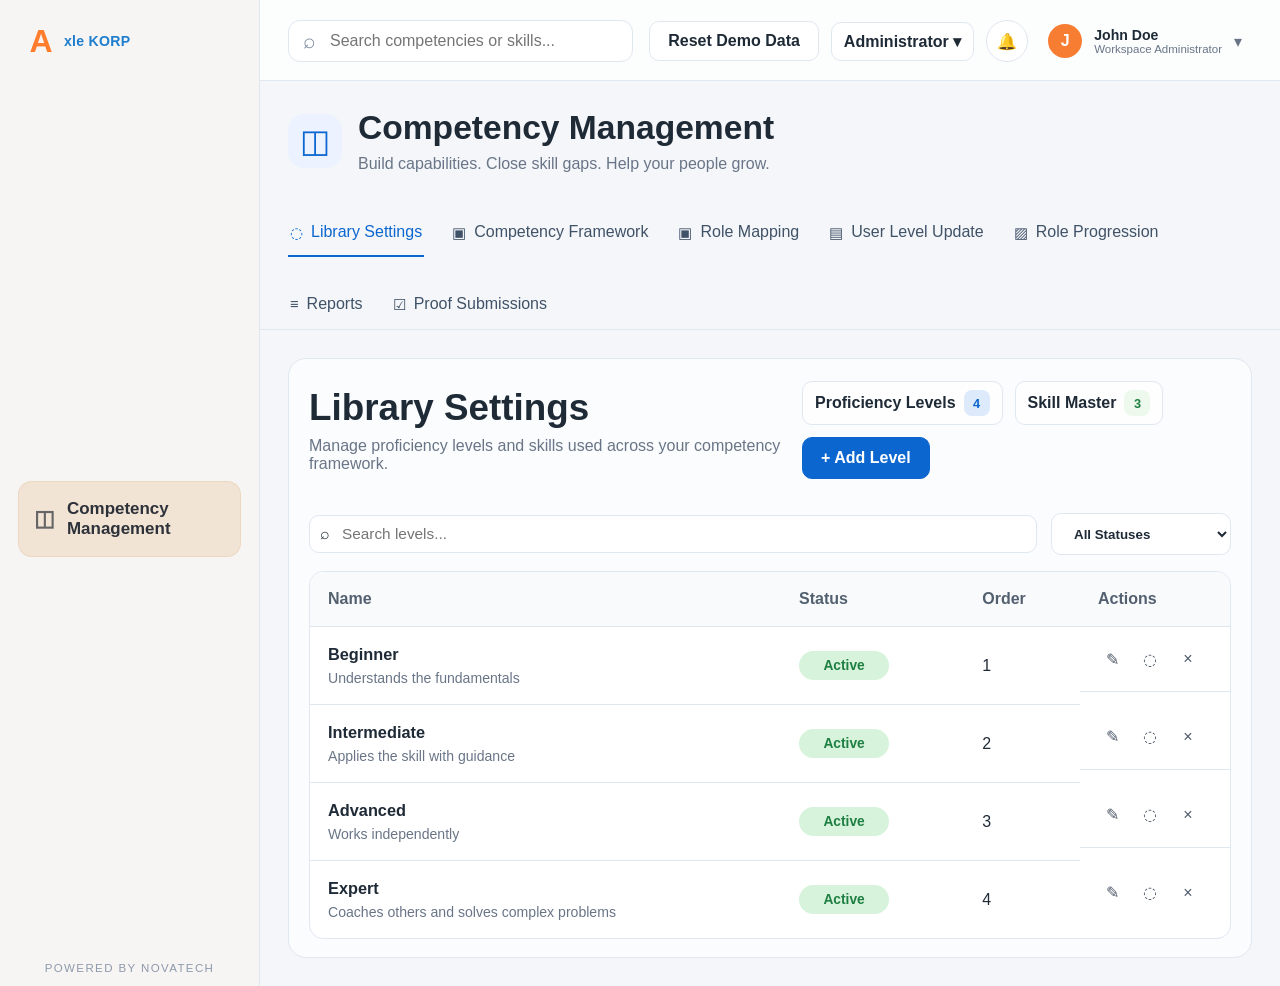
<file: pages/library-settings/library-settings.html>
<!DOCTYPE html>
<html lang="en">
  <head>
    <meta charset="UTF-8" />
    <meta name="viewport" content="width=device-width, initial-scale=1.0" />
    <title>Competency Management - Library Settings</title>
    <link rel="stylesheet" href="../../assets/css/global.css" />
    <link rel="stylesheet" href="../../assets/css/responsive.css" />
    <link rel="stylesheet" href="library-settings.css" />
  </head>
  <body>
    <div class="app-shell">
      <aside class="sidebar">
        <div class="sidebar__brand">
          <div class="brand">
            <span class="brand-mark">A</span>
            <span class="brand-text">xle <strong>KORP</strong></span>
          </div>
        </div>
        <nav class="sidebar__nav" aria-label="Main navigation">
          <button class="nav-item nav-item--active" type="button" aria-current="page">
            <span class="nav-item__icon" aria-hidden="true">◫</span>
            <span>Competency<br />Management</span>
          </button>
        </nav>
        <div class="sidebar__footer">Powered by NOVATECH</div>
      </aside>

      <main class="main-panel">
        <header class="topbar">
          <div class="topbar__search-wrap">
            <span class="search-icon" aria-hidden="true">⌕</span>
            <input type="search" placeholder="Search competencies or skills..." aria-label="Search competencies or skills" />
          </div>
          <div class="topbar__actions">
            <button class="btn btn--ghost" id="reset-demo" type="button">Reset Demo Data</button>
            <div class="user-menu">
              <button class="btn btn--ghost btn--small user-menu__trigger" type="button" aria-expanded="false" aria-haspopup="true">Administrator ▾</button>
              <div class="user-menu__list" role="menu">
                <button type="button" role="menuitem">Administrator</button>
                <button type="button" role="menuitem">Learner Preview</button>
                <button type="button" role="menuitem">Manager Preview</button>
              </div>
            </div>
            <button class="topbar__bell" type="button" aria-label="Notifications">🔔</button>
            <div class="profile-box">
              <div class="profile-box__avatar" aria-hidden="true">J</div>
              <div class="profile-box__meta">
                <strong>John Doe</strong>
                <span>Workspace Administrator</span>
              </div>
              <span class="caret" aria-hidden="true">▾</span>
            </div>
          </div>
        </header>

        <section class="page-header">
          <div class="page-header__left">
            <div class="page-header__icon" aria-hidden="true">◫</div>
            <div>
              <h1>Competency Management</h1>
              <p>Build capabilities. Close skill gaps. Help your people grow.</p>
            </div>
          </div>
        </section>

        <nav class="tabs" aria-label="Competency subpages">
          <a href="../library-settings/library-settings.html" class="tab tab--active" aria-current="page"><span class="tab__icon" aria-hidden="true">◌</span> Library Settings</a>
          <a href="../competency-framework/competency-framework.html" class="tab"><span class="tab__icon" aria-hidden="true">▣</span> Competency Framework</a>
          <a href="../role-mapping/role-mapping.html" class="tab"><span class="tab__icon" aria-hidden="true">▣</span> Role Mapping</a>
          <a href="../user-level-update/user-level-update.html" class="tab"><span class="tab__icon" aria-hidden="true">▤</span> User Level Update</a>
          <a href="../role-progression/role-progression.html" class="tab"><span class="tab__icon" aria-hidden="true">▨</span> Role Progression</a>
          <a href="../reports/reports.html" class="tab"><span class="tab__icon" aria-hidden="true">≡</span> Reports</a>
          <a href="../proof-submissions/proof-submissions.html" class="tab"><span class="tab__icon" aria-hidden="true">☑</span> Proof Submissions</a>
        </nav>

        <section class="panel" aria-labelledby="library-title">
          <div class="panel__header">
            <div>
              <h2 id="library-title">Library Settings</h2>
              <p>Manage proficiency levels and skills used across your competency framework.</p>
            </div>
            <div class="panel__header-actions">
              <div class="filter-badge">Proficiency Levels <span id="level-count">4</span></div>
              <div class="filter-badge filter-badge--secondary">Skill Master <span>3</span></div>
              <button class="btn btn--primary" id="add-level" type="button">+ Add Level</button>
            </div>
          </div>

          <div class="toolbar">
            <label class="toolbar__search">
              <span aria-hidden="true">⌕</span>
              <input id="level-search" type="search" placeholder="Search levels..." aria-label="Search proficiency levels" />
            </label>
            <label class="visually-hidden" for="status-filter">Filter by status</label>
            <select class="btn btn--filter" id="status-filter" aria-label="Filter by status">
              <option value="all">All Statuses</option>
              <option value="active">Active</option>
              <option value="inactive">Inactive</option>
            </select>
          </div>

          <div class="table-wrap">
            <table>
              <thead>
                <tr><th scope="col">Name</th><th scope="col">Status</th><th scope="col">Order</th><th scope="col">Actions</th></tr>
              </thead>
              <tbody id="levels-table-body"></tbody>
            </table>
            <p class="empty-state" id="empty-state" hidden>No levels match your search. Try another term or add a level.</p>
          </div>
        </section>
      </main>
    </div>

    <dialog class="level-dialog" id="level-dialog" aria-labelledby="dialog-title">
      <form id="level-form" method="dialog">
        <div class="dialog__header">
          <div><p class="dialog__eyebrow">LIBRARY SETTINGS</p><h2 id="dialog-title">Add proficiency level</h2></div>
          <button class="icon-button" type="button" data-close-dialog aria-label="Close dialog">×</button>
        </div>
        <input id="level-id" type="hidden" />
        <label class="field-label" for="level-name-input">Name <span aria-hidden="true">*</span></label>
        <input class="form-input" id="level-name-input" name="name" type="text" maxlength="60" required placeholder="e.g. Beginner" />
        <label class="field-label" for="level-description-input">Description</label>
        <textarea class="form-input" id="level-description-input" name="description" rows="3" maxlength="180" placeholder="Describe the expected proficiency"></textarea>
        <div class="form-row">
          <div><label class="field-label" for="level-order-input">Order</label><input class="form-input" id="level-order-input" name="order" type="number" min="1" step="1" required /></div>
          <div><label class="field-label" for="level-status-input">Status</label><select class="form-input" id="level-status-input" name="status"><option value="active">Active</option><option value="inactive">Inactive</option></select></div>
        </div>
        <div class="dialog__actions">
          <button class="btn" type="button" data-close-dialog>Cancel</button>
          <button class="btn btn--primary" id="save-level" type="submit">Save level</button>
        </div>
      </form>
    </dialog>
    <div class="toast" id="toast" role="status" aria-live="polite"></div>

    <script src="../../assets/scripts/common.js"></script>
    <script src="library-settings.js"></script>
  </body>
</html>
</file>
<file: assets/css/global.css>
* { box-sizing: border-box; }
html, body {
  margin: 0;
  min-height: 100%;
  font-family: "Segoe UI", Tahoma, Geneva, Verdana, sans-serif;
  background: #f4f6f9;
  color: #1f2a37;
}
body {
  min-height: 100vh;
}
button, input {
  font: inherit;
}
button {
  cursor: pointer;
}
.app-shell {
  display: flex;
  min-height: 100vh;
  background: #f4f6f9;
}
.sidebar {
  width: 260px;
  background: #f7f5f3;
  border-right: 1px solid #dfe7f1;
  display: flex;
  flex-direction: column;
  justify-content: space-between;
  padding: 22px 18px 12px;
}
.sidebar__brand {
  padding: 4px 8px 18px;
}
.brand {
  display: flex;
  align-items: center;
  gap: 8px;
  color: #0f6bbb;
  font-size: 2rem;
  line-height: 1;
  font-weight: 600;
}
.brand-mark {
  display: inline-flex;
  align-items: center;
  justify-content: center;
  width: 30px;
  height: 30px;
  font-weight: 800;
  color: #ff7d2d;
}
.brand-text {
  font-size: 0.88rem;
  letter-spacing: 0.02em;
  color: #1d7ecf;
}
.brand-text strong { color: #1d7ecf; font-weight: 800; }
.sidebar__nav { margin-top: 22px; }
.nav-item {
  width: 100%;
  border: 0;
  border-radius: 14px;
  background: #f1f2f4;
  color: #3d4a5a;
  display: flex;
  align-items: center;
  gap: 12px;
  font-size: 1.06rem;
  font-weight: 600;
  text-align: left;
  padding: 18px 16px;
}
.nav-item--active {
  background: #f2e4d5;
  color: #2d3139;
  box-shadow: inset 0 0 0 1px rgba(208, 160, 109, 0.2);
}
.nav-item__icon {
  font-size: 1.4rem;
  line-height: 1;
  opacity: 0.7;
}
.sidebar__footer {
  text-align: center;
  padding: 20px 8px 0;
  color: #8d99ac;
  font-size: 0.72rem;
  letter-spacing: 0.12em;
  text-transform: uppercase;
}
.main-panel {
  flex: 1;
  display: flex;
  flex-direction: column;
}
.topbar {
  display: flex;
  align-items: center;
  justify-content: space-between;
  gap: 16px;
  background: rgba(255,255,255,0.75);
  border-bottom: 1px solid #dfe7f1;
  padding: 18px 28px 16px 28px;
}
.topbar__search-wrap {
  flex: 1;
  max-width: 660px;
  min-width: 220px;
  display: flex;
  align-items: center;
  gap: 12px;
  background: #fff;
  border: 1px solid #dfe7f1;
  border-radius: 12px;
  padding: 8px 14px;
}
.topbar__search-wrap input {
  border: 0;
  outline: 0;
  background: transparent;
  width: 100%;
  color: #1f2a37;
  font-size: 1rem;
}
.search-icon { color: #7b899d; font-size: 1.3rem; }
.topbar__actions {
  display: flex;
  align-items: center;
  gap: 12px;
}
.btn {
  border: 1px solid #dfe7f1;
  background: #fff;
  color: #1f2a37;
  border-radius: 10px;
  padding: 10px 18px;
  font-weight: 600;
}
.btn--ghost { min-width: 120px; }
.btn--small { padding: 9px 12px; }
.btn--primary {
  background: #0b66d0;
  border-color: #0b66d0;
  color: #fff;
  padding: 11px 18px;
}
.user-menu { position: relative; }
.user-menu__list {
  position: absolute;
  top: calc(100% + 10px);
  right: 0;
  min-width: 170px;
  background: #fff;
  border: 1px solid #dfe7f1;
  border-radius: 12px;
  box-shadow: 0 12px 26px rgba(20, 32, 60, 0.08);
  display: none;
  overflow: hidden;
  z-index: 20;
}
.user-menu__list.is-open { display: block; }
.user-menu__list button {
  width: 100%;
  border: 0;
  background: transparent;
  text-align: left;
  padding: 12px 14px;
  font-size: 0.96rem;
  color: #1f2a37;
}
.topbar__bell {
  width: 42px;
  height: 42px;
  border-radius: 50%;
  border: 1px solid #dfe7f1;
  background: #fff;
  color: #2a2a2a;
}
.profile-box {
  display: flex;
  align-items: center;
  gap: 12px;
  padding: 6px 10px 6px 8px;
  border-radius: 14px;
}
.profile-box__avatar {
  width: 34px;
  height: 34px;
  border-radius: 50%;
  background: #f77d32;
  color: #fff;
  display: flex;
  align-items: center;
  justify-content: center;
  font-weight: 700;
}
.profile-box__meta {
  display: flex;
  flex-direction: column;
  font-size: 0.9rem;
}
.profile-box__meta strong { font-size: 0.88rem; }
.profile-box__meta span { color: #697587; font-size: 0.72rem; }
.caret { color: #697587; }
.page-header { padding: 28px 28px 0; }
.page-header__left {
  display: flex;
  align-items: center;
  gap: 16px;
}
.page-header__icon {
  width: 54px;
  height: 54px;
  border-radius: 16px;
  display: flex;
  align-items: center;
  justify-content: center;
  background: #ecf2ff;
  color: #0b66d0;
  font-size: 2rem;
}
.page-header h1 {
  margin: 0;
  font-size: 2.1rem;
  font-weight: 700;
}
.page-header p {
  margin: 8px 0 0;
  color: #697587;
  font-size: 1rem;
}
.tabs {
  display: flex;
  align-items: center;
  gap: 26px;
  flex-wrap: wrap;
  padding: 22px 28px 0;
  border-bottom: 1px solid #dfe7f1;
  margin-top: 16px;
}
.tab {
  position: relative;
  display: inline-flex;
  align-items: center;
  gap: 8px;
  text-decoration: none;
  color: #405267;
  font-weight: 500;
  padding: 12px 2px 14px;
  border-bottom: 2px solid transparent;
}
.tab--active { color: #0b66d0; border-color: #0b66d0; }
.tab__icon { font-size: 0.92rem; }
.panel {
  background: rgba(255,255,255,0.7);
  border: 1px solid #dfe7f1;
  border-radius: 18px;
  margin: 28px;
  padding: 22px 20px 18px;
}
.panel__header {
  display: flex;
  align-items: center;
  justify-content: space-between;
  gap: 18px;
  margin-bottom: 24px;
}
.panel__header h2 {
  margin: 0;
  font-size: 2.3rem;
  font-weight: 700;
}
.panel__header p { margin: 8px 0 0; color: #697587; }
.panel__header-actions {
  display: flex;
  align-items: center;
  gap: 12px;
  flex-wrap: wrap;
}
.filter-badge {
  display: inline-flex;
  align-items: center;
  gap: 8px;
  padding: 8px 12px;
  border: 1px solid #dfe7f1;
  border-radius: 10px;
  background: rgba(255,255,255,0.7);
  font-weight: 600;
  color: #1f2a37;
}
.filter-badge span {
  display: inline-flex;
  align-items: center;
  justify-content: center;
  min-width: 26px;
  height: 26px;
  border-radius: 8px;
  background: #ddeafc;
  color: #0b66d0;
  font-size: 0.8rem;
}
.filter-badge--secondary span {
  background: #eef9ee;
  color: #1e7f42;
}
.toolbar {
  display: flex;
  align-items: center;
  justify-content: space-between;
  gap: 14px;
  padding: 10px 0 16px;
}
.toolbar__search {
  flex: 1;
  display: flex;
  align-items: center;
  gap: 10px;
  border: 1px solid #dfe7f1;
  border-radius: 10px;
  background: #fff;
  padding: 8px 10px;
}
.toolbar__search input {
  border: 0;
  outline: 0;
  width: 100%;
  background: transparent;
}
.btn--filter { min-width: 180px; }
.table-wrap {
  border: 1px solid #dfe7f1;
  border-radius: 14px;
  overflow: hidden;
  background: #fff;
}
.table-wrap table { width: 100%; border-collapse: collapse; }
.table-wrap th, .table-wrap td {
  padding: 18px 18px;
  text-align: left;
  border-bottom: 1px solid #dfe7f1;
}
.table-wrap thead th {
  background: #f9fafb;
  color: #526070;
  font-weight: 700;
}
.table-wrap tbody tr:last-child td { border-bottom: none; }
.level-name {
  display: flex;
  flex-direction: column;
  gap: 6px;
}
.level-name strong { font-size: 1.02rem; }
.level-name small { color: #697587; font-size: 0.88rem; }
.status {
  display: inline-flex;
  align-items: center;
  justify-content: center;
  min-width: 90px;
  padding: 7px 12px;
  border-radius: 999px;
  font-size: 0.86rem;
  font-weight: 600;
}
.status--active {
  background: #d8f3dc;
  color: #1e7f42;
}
.actions {
  display: flex;
  align-items: center;
  gap: 10px;
}
.actions button {
  width: 28px;
  height: 28px;
  border: 1px solid transparent;
  background: transparent;
  border-radius: 8px;
  color: #4d5868;
}
@media (max-width: 1000px) {
  .app-shell { flex-direction: column; }
  .sidebar {
    width: 100%;
    border-right: 0;
    border-bottom: 1px solid #dfe7f1;
  }
  .topbar {
    flex-wrap: wrap;
    padding-left: 18px;
    padding-right: 18px;
  }
  .panel__header { flex-direction: column; align-items: flex-start; }
}
@media (max-width: 640px) {
  .topbar__actions {
    width: 100%;
    justify-content: space-between;
    flex-wrap: wrap;
  }
  .topbar__search-wrap { max-width: none; }
  .panel { margin: 18px; }
  .page-header { padding-left: 18px; padding-right: 18px; }
  .tabs {
    padding-left: 18px;
    padding-right: 18px;
    gap: 12px 18px;
  }
  .panel__header h2 { font-size: 1.8rem; }
}
</file>
<file: assets/css/responsive.css>
@media (max-width: 1000px) {
  .app-shell { flex-direction: column; }
  .sidebar {
    width: 100%;
    border-right: 0;
    border-bottom: 1px solid #dfe7f1;
  }
  .topbar {
    flex-wrap: wrap;
    padding-left: 18px;
    padding-right: 18px;
  }
  .panel__header { flex-direction: column; align-items: flex-start; }
}
@media (max-width: 640px) {
  .topbar__actions {
    width: 100%;
    justify-content: space-between;
    flex-wrap: wrap;
  }
  .topbar__search-wrap { max-width: none; }
  .panel { margin: 18px; }
  .page-header { padding-left: 18px; padding-right: 18px; }
  .tabs {
    padding-left: 18px;
    padding-right: 18px;
    gap: 12px 18px;
  }
  .panel__header h2 { font-size: 1.8rem; }
}
</file>
<file: pages/library-settings/library-settings.css>
:root { color-scheme: light; }
.visually-hidden { position: absolute; width: 1px; height: 1px; padding: 0; margin: -1px; overflow: hidden; clip: rect(0, 0, 0, 0); white-space: nowrap; border: 0; }
button:focus-visible, a:focus-visible, input:focus-visible, select:focus-visible, textarea:focus-visible { outline: 3px solid rgba(11, 102, 208, .35); outline-offset: 2px; }
.btn, .actions button, .icon-button { transition: background-color .18s ease, border-color .18s ease, transform .18s ease; }
.btn:hover { border-color: #b7c8dd; }
.btn--primary:hover { background: #0f5ac7; border-color: #0f5ac7; }
.panel { min-width: 0; }
.toolbar__search { min-width: 180px; }
.toolbar__search input { color: #1f2a37; font-size: .96rem; }
.btn--filter { min-height: 42px; color: #1f2a37; }
.table-wrap { overflow-x: auto; }
.table-wrap table { min-width: 600px; }
.table-wrap th:last-child, .table-wrap td:last-child { width: 150px; }
.status--inactive { background: #eef1f5; color: #5f6b7a; }
.actions button { font-size: 1rem; }
.actions button:hover { border-color: #dfe7f1; background: #f6f8fa; }
.empty-state { margin: 0; padding: 34px 18px; color: #697587; text-align: center; }
.level-dialog { width: min(520px, calc(100vw - 32px)); max-height: min(90vh, 760px); padding: 26px; border: 1px solid #dfe7f1; border-radius: 18px; color: #1f2a37; box-shadow: 0 24px 70px rgba(20, 32, 60, .22); }
.level-dialog::backdrop { background: rgba(15, 28, 45, .45); backdrop-filter: blur(2px); }
.level-dialog form { display: flex; flex-direction: column; }
.dialog__header { display: flex; align-items: flex-start; justify-content: space-between; gap: 16px; margin-bottom: 22px; }
.dialog__header h2 { margin: 4px 0 0; font-size: 1.5rem; }
.dialog__eyebrow { margin: 0; color: #697587; font-size: .7rem; font-weight: 700; letter-spacing: .12em; }
.icon-button { width: 36px; height: 36px; border: 1px solid #dfe7f1; border-radius: 10px; background: #fff; color: #526070; font-size: 1.5rem; line-height: 1; }
.icon-button:hover { background: #f6f8fa; }
.field-label { margin: 0 0 7px; color: #344256; font-size: .9rem; font-weight: 650; }
.field-label span { color: #c33; }
.form-input { width: 100%; min-height: 42px; margin: 0 0 16px; padding: 10px 12px; border: 1px solid #dfe7f1; border-radius: 9px; background: #fff; color: #1f2a37; }
textarea.form-input { resize: vertical; }
.form-row { display: grid; grid-template-columns: 1fr 1fr; gap: 14px; }
.form-row > div { min-width: 0; }
.dialog__actions { display: flex; justify-content: flex-end; gap: 10px; margin-top: 8px; padding-top: 18px; border-top: 1px solid #edf0f4; }
.toast { position: fixed; right: 24px; bottom: 24px; z-index: 50; max-width: calc(100vw - 32px); padding: 12px 18px; border-radius: 11px; background: #1f2a37; color: #fff; box-shadow: 0 8px 24px rgba(20, 32, 60, .2); opacity: 0; pointer-events: none; transform: translateY(10px); transition: opacity .2s ease, transform .2s ease; }
.toast.is-visible { opacity: 1; transform: translateY(0); }
@media (max-width: 640px) {
  .toolbar { align-items: stretch; flex-direction: column; }
  .btn--filter { width: 100%; }
  .level-dialog { padding: 20px; }
  .form-row { grid-template-columns: 1fr; gap: 0; }
  .toast { right: 16px; bottom: 16px; }
}
</file>
